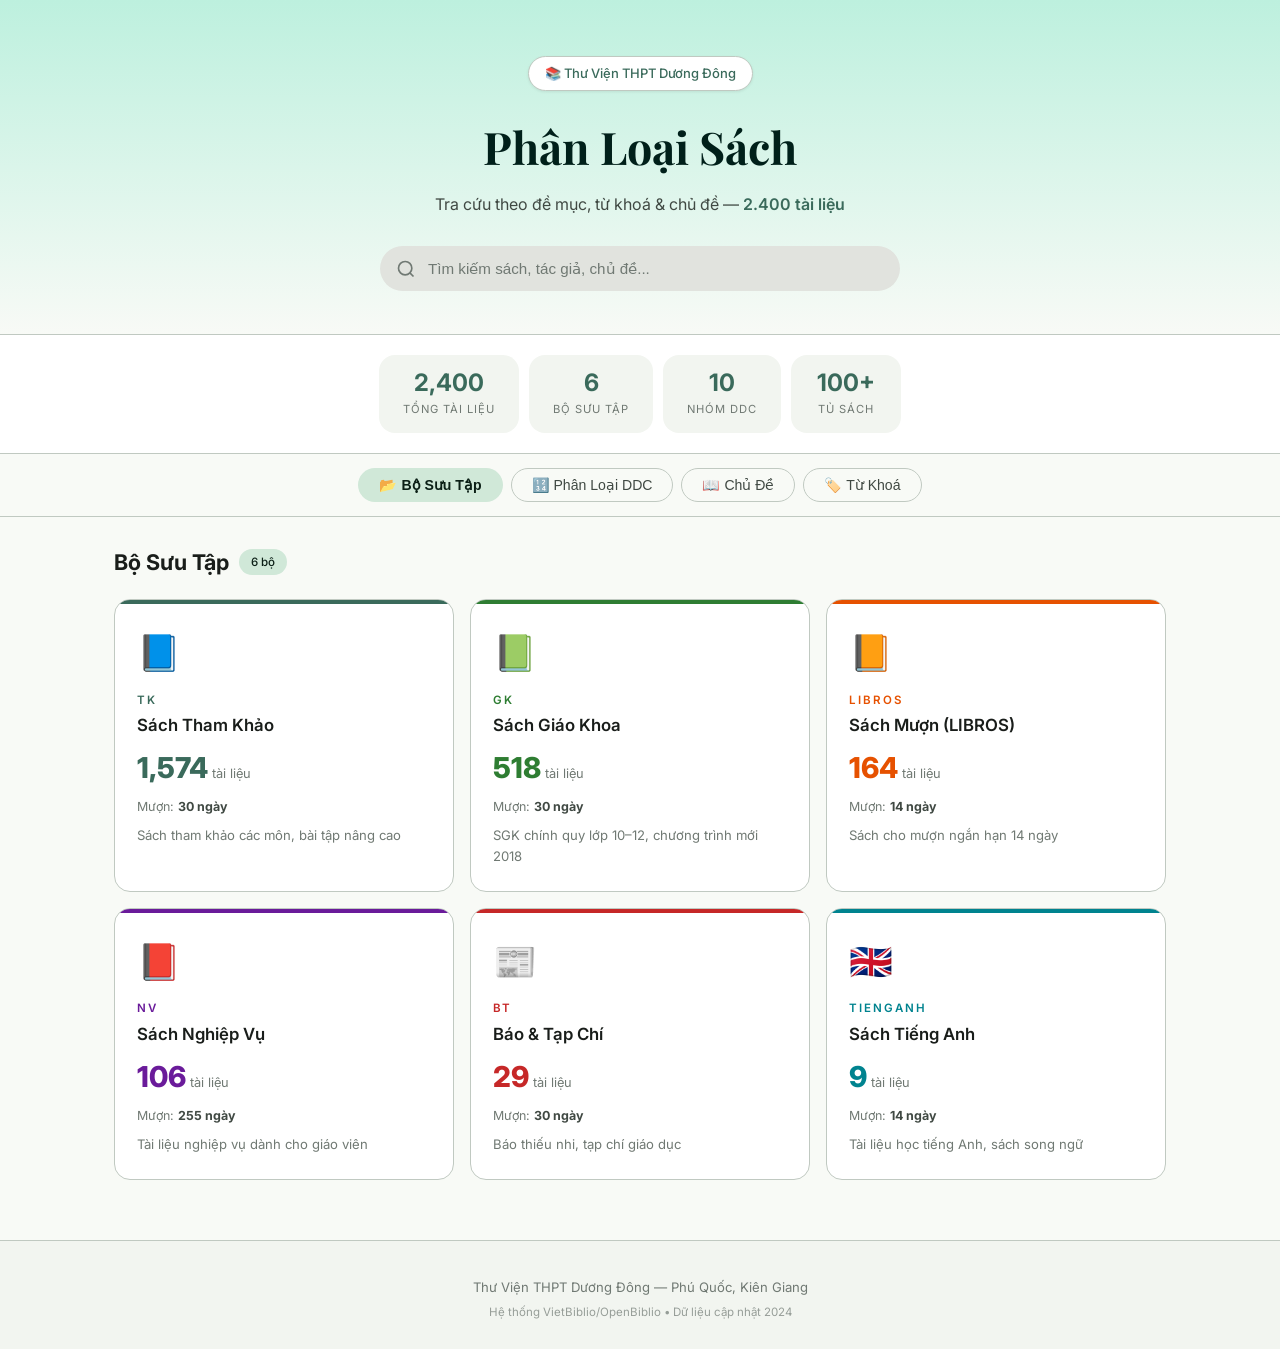
<file: index.html>
<!DOCTYPE html>
<html lang="vi">
<head>
    <meta charset="UTF-8">
    <meta name="viewport" content="width=device-width, initial-scale=1.0">
    <title>Phân Loại Sách — Thư Viện THPT Dương Đông</title>
    <meta name="description" content="Trang phân loại sách theo đề mục, từ khoá, chủ đề — Thư viện THPT Dương Đông, Phú Quốc">
    <link rel="preconnect" href="https://fonts.googleapis.com">
    <link href="https://fonts.googleapis.com/css2?family=Inter:wght@300;400;500;600;700;800&family=Playfair+Display:wght@700&display=swap" rel="stylesheet">
    <link rel="stylesheet" href="style.css">
</head>
<body>
    <!-- Hero Header -->
    <header class="hero">
        <div class="hero-bg"></div>
        <div class="hero-content">
            <div class="hero-badge">📚 Thư Viện THPT Dương Đông</div>
            <h1>Phân Loại Sách</h1>
            <p class="hero-subtitle">Tra cứu theo đề mục, từ khoá & chủ đề — <strong>2.400 tài liệu</strong></p>
            <!-- Search Bar -->
            <div class="search-bar">
                <svg class="search-icon" viewBox="0 0 24 24" fill="none" stroke="currentColor" stroke-width="2"><circle cx="11" cy="11" r="8"/><path d="m21 21-4.35-4.35"/></svg>
                <input type="text" id="globalSearch" placeholder="Tìm kiếm sách, tác giả, chủ đề..." autocomplete="off">
                <button id="clearSearch" class="clear-btn" style="display:none">✕</button>
            </div>
        </div>
    </header>

    <!-- Stats Bar -->
    <section class="stats-bar">
        <div class="stat-item">
            <span class="stat-number">2,400</span>
            <span class="stat-label">Tổng tài liệu</span>
        </div>
        <div class="stat-item">
            <div class="stat-number">6</div>
            <span class="stat-label">Bộ sưu tập</span>
        </div>
        <div class="stat-item">
            <span class="stat-number">10</span>
            <span class="stat-label">Nhóm DDC</span>
        </div>
        <div class="stat-item">
            <span class="stat-number">100+</span>
            <span class="stat-label">Tủ sách</span>
        </div>
    </section>

    <!-- Filter Tabs -->
    <nav class="filter-nav">
        <button class="filter-tab active" data-view="collections">📂 Bộ Sưu Tập</button>
        <button class="filter-tab" data-view="ddc">🔢 Phân Loại DDC</button>
        <button class="filter-tab" data-view="subjects">📖 Chủ Đề</button>
        <button class="filter-tab" data-view="keywords">🏷️ Từ Khoá</button>
    </nav>

    <!-- Main Content -->
    <main class="main-content">

        <!-- View: Collections -->
        <section id="view-collections" class="view active">
            <h2 class="section-title">Bộ Sưu Tập <span class="badge">6 bộ</span></h2>
            <div class="card-grid collections-grid" id="collectionsGrid"></div>
        </section>

        <!-- View: DDC -->
        <section id="view-ddc" class="view">
            <h2 class="section-title">Phân Loại Dewey (DDC) <span class="badge">10 nhóm chính</span></h2>
            <div class="ddc-container" id="ddcContainer"></div>
        </section>

        <!-- View: Subjects -->
        <section id="view-subjects" class="view">
            <h2 class="section-title">Chủ Đề <span class="badge">Theo môn học & lĩnh vực</span></h2>
            <div class="subjects-container" id="subjectsContainer"></div>
        </section>

        <!-- View: Keywords -->
        <section id="view-keywords" class="view">
            <h2 class="section-title">Từ Khoá <span class="badge">Tag cloud</span></h2>
            <div class="tag-cloud" id="tagCloud"></div>
        </section>

        <!-- Book Results Panel -->
        <section id="resultsPanel" class="results-panel" style="display:none">
            <div class="results-header">
                <h3 id="resultsTitle">Kết quả</h3>
                <button id="closeResults" class="close-btn">✕ Đóng</button>
            </div>
            <div class="results-list" id="resultsList"></div>
        </section>
    </main>

    <!-- Footer -->
    <footer class="site-footer">
        <p>Thư Viện THPT Dương Đông — Phú Quốc, Kiên Giang</p>
        <p class="footer-sub">Hệ thống VietBiblio/OpenBiblio • Dữ liệu cập nhật 2024</p>
    </footer>

    <script src="data.js"></script>
    <script src="app.js"></script>
</body>
</html>
</file>
<file: style.css>
/* ===== M3 DESIGN TOKENS — Library Theme ===== */
:root {
  /* M3 Tonal Palette — Warm Sage/Teal for library */
  --md-primary: #3a6a5b;
  --md-on-primary: #ffffff;
  --md-primary-container: #bdf0de;
  --md-on-primary-container: #00201a;
  --md-secondary: #4d6357;
  --md-on-secondary: #ffffff;
  --md-secondary-container: #d0e8d8;
  --md-on-secondary-container: #0b1f16;
  --md-tertiary: #3f6373;
  --md-on-tertiary: #ffffff;
  --md-tertiary-container: #c2e8fb;
  --md-on-tertiary-container: #001f29;
  --md-surface: #f8faf6;
  --md-surface-dim: #d8dbd6;
  --md-surface-bright: #f8faf6;
  --md-surface-container-lowest: #ffffff;
  --md-surface-container-low: #f2f5f0;
  --md-surface-container: #ecefea;
  --md-surface-container-high: #e6e9e4;
  --md-surface-container-highest: #e1e3de;
  --md-on-surface: #191d1a;
  --md-on-surface-variant: #404943;
  --md-outline: #707973;
  --md-outline-variant: #c0c9c1;
  --md-error: #ba1a1a;
  --md-shadow: rgba(0,0,0,0.08);

  /* Semantic */
  --bg: var(--md-surface);
  --card: var(--md-surface-container-lowest);
  --card-hover: var(--md-surface-container-low);
  --text: var(--md-on-surface);
  --text-secondary: var(--md-on-surface-variant);
  --text-dim: var(--md-outline);
  --accent: var(--md-primary);
  --accent-container: var(--md-primary-container);
  --border: var(--md-outline-variant);

  /* Spacing & Shape */
  --radius-xl: 28px;
  --radius-lg: 16px;
  --radius-md: 12px;
  --radius-sm: 8px;
  --transition: 0.25s cubic-bezier(0.2,0,0,1);
}

/* ===== RESET ===== */
*,*::before,*::after{box-sizing:border-box;margin:0;padding:0}
html{scroll-behavior:smooth}
body{
  font-family:'Inter',system-ui,-apple-system,sans-serif;
  background:var(--bg);
  color:var(--text);
  line-height:1.6;
  min-height:100vh;
}

/* ===== HERO ===== */
.hero{
  padding:56px 24px 44px;
  text-align:center;
  background:linear-gradient(180deg,var(--md-primary-container) 0%,var(--md-surface) 100%);
  position:relative;
}
.hero::after{
  content:'';position:absolute;bottom:0;left:0;right:0;height:1px;
  background:var(--md-outline-variant);
}
.hero-content{max-width:680px;margin:0 auto}
.hero-badge{
  display:inline-flex;align-items:center;gap:6px;
  padding:6px 16px;
  background:var(--md-surface-container-lowest);
  border:1px solid var(--md-outline-variant);
  border-radius:40px;
  font-size:13px;font-weight:500;
  color:var(--md-primary);
  margin-bottom:20px;
  box-shadow:0 1px 3px var(--md-shadow);
}
.hero h1{
  font-family:'Playfair Display','Georgia',serif;
  font-size:clamp(1.8rem,4.5vw,2.8rem);
  font-weight:700;
  color:var(--md-on-primary-container);
  margin-bottom:10px;
}
.hero-subtitle{font-size:1rem;color:var(--text-secondary);margin-bottom:28px}
.hero-subtitle strong{color:var(--md-primary);font-weight:600}

/* Search Bar — M3 Filled */
.search-bar{position:relative;max-width:520px;margin:0 auto}
.search-bar input{
  width:100%;padding:14px 44px 14px 48px;
  background:var(--md-surface-container-highest);
  border:none;
  border-radius:28px;
  font-size:0.95rem;color:var(--text);
  outline:none;transition:var(--transition);
}
.search-bar input:focus{
  background:var(--md-surface-container-lowest);
  box-shadow:0 2px 8px var(--md-shadow),0 0 0 2px var(--md-primary);
}
.search-bar input::placeholder{color:var(--text-dim)}
.search-icon{position:absolute;left:16px;top:50%;transform:translateY(-50%);width:20px;height:20px;color:var(--text-dim);pointer-events:none}
.clear-btn{position:absolute;right:14px;top:50%;transform:translateY(-50%);background:none;border:none;color:var(--text-dim);cursor:pointer;font-size:15px;padding:4px 8px;border-radius:50%}
.clear-btn:hover{background:var(--md-surface-container-high)}

/* ===== STATS BAR ===== */
.stats-bar{
  display:flex;justify-content:center;gap:10px;
  padding:20px 24px;flex-wrap:wrap;
  background:var(--md-surface-container-lowest);
  border-bottom:1px solid var(--md-outline-variant);
}
.stat-item{
  display:flex;flex-direction:column;align-items:center;
  padding:14px 24px;
  background:var(--md-surface-container-low);
  border-radius:var(--radius-lg);
  min-width:110px;
  transition:var(--transition);
}
.stat-item:hover{background:var(--md-primary-container);transform:translateY(-2px);box-shadow:0 4px 12px var(--md-shadow)}
.stat-number{font-size:1.5rem;font-weight:700;color:var(--md-primary);line-height:1.2}
.stat-label{font-size:0.7rem;color:var(--text-dim);text-transform:uppercase;letter-spacing:1px;margin-top:3px}

/* ===== FILTER NAV — M3 Chips ===== */
.filter-nav{
  display:flex;justify-content:center;gap:8px;
  padding:14px 24px;flex-wrap:wrap;
  position:sticky;top:0;z-index:100;
  background:rgba(248,250,246,0.92);
  backdrop-filter:blur(16px);
  border-bottom:1px solid var(--md-outline-variant);
}
.filter-tab{
  padding:8px 20px;
  border:1px solid var(--md-outline-variant);
  border-radius:20px;
  background:transparent;
  color:var(--text-secondary);
  font-size:0.88rem;font-weight:500;
  cursor:pointer;
  transition:var(--transition);
  white-space:nowrap;
}
.filter-tab:hover{background:var(--md-surface-container-high);border-color:var(--md-outline)}
.filter-tab.active{
  background:var(--md-secondary-container);
  border-color:transparent;
  color:var(--md-on-secondary-container);
  font-weight:600;
}

/* ===== MAIN CONTENT ===== */
.main-content{max-width:1100px;margin:0 auto;padding:28px 24px 60px}
.view{display:none;animation:fadeUp .35s ease}
.view.active{display:block}
@keyframes fadeUp{from{opacity:0;transform:translateY(12px)}to{opacity:1;transform:none}}
.section-title{
  font-size:1.35rem;font-weight:700;
  margin-bottom:20px;
  display:flex;align-items:center;gap:10px;
  color:var(--md-on-surface);
}
.badge{
  font-size:0.72rem;padding:4px 12px;
  background:var(--md-secondary-container);
  color:var(--md-on-secondary-container);
  border-radius:16px;font-weight:500;
}

/* ===== COLLECTION CARDS — M3 Filled Cards ===== */
.card-grid{display:grid;grid-template-columns:repeat(auto-fill,minmax(280px,1fr));gap:16px}
.collection-card{
  background:var(--card);
  border:1px solid var(--md-outline-variant);
  border-radius:var(--radius-lg);
  padding:24px 22px;
  cursor:pointer;
  transition:var(--transition);
  position:relative;
  overflow:hidden;
}
.collection-card::before{
  content:'';position:absolute;top:0;left:0;right:0;height:4px;
  background:var(--card-accent,var(--md-primary));
  border-radius:var(--radius-lg) var(--radius-lg) 0 0;
}
.collection-card:hover{
  transform:translateY(-3px);
  box-shadow:0 6px 24px var(--md-shadow),0 2px 8px var(--md-shadow);
  border-color:var(--card-accent,var(--md-primary));
}
.collection-card .card-icon{font-size:2.2rem;margin-bottom:10px}
.collection-card .card-code{
  font-size:0.72rem;font-weight:600;
  color:var(--card-accent,var(--md-primary));
  text-transform:uppercase;letter-spacing:2px;margin-bottom:3px;
}
.collection-card .card-name{font-size:1.05rem;font-weight:600;margin-bottom:6px;color:var(--text)}
.collection-card .card-count{font-size:1.8rem;font-weight:800;color:var(--card-accent,var(--md-primary))}
.collection-card .card-count span{font-size:0.8rem;font-weight:400;color:var(--text-dim);margin-left:4px}
.collection-card .card-loan{font-size:0.78rem;color:var(--text-dim);margin-top:6px}
.collection-card .card-loan strong{color:var(--text-secondary)}

/* ===== DDC — M3 List Items ===== */
.ddc-container{display:flex;flex-direction:column;gap:8px}
.ddc-row{
  display:flex;align-items:center;gap:14px;
  padding:16px 20px;
  background:var(--card);
  border:1px solid var(--md-outline-variant);
  border-radius:var(--radius-md);
  cursor:pointer;
  transition:var(--transition);
}
.ddc-row:hover{
  background:var(--md-surface-container-low);
  border-color:var(--md-primary);
  box-shadow:0 2px 12px var(--md-shadow);
  transform:translateX(3px);
}
.ddc-num{
  font-size:1.2rem;font-weight:800;
  color:var(--ddc-color,var(--md-primary));
  min-width:56px;text-align:center;
  background:var(--md-surface-container-high);
  padding:6px 0;border-radius:var(--radius-sm);
}
.ddc-name{flex:1;font-weight:500;font-size:0.95rem;color:var(--text)}
.ddc-name-vi{font-size:0.8rem;color:var(--text-dim);margin-top:2px}
.ddc-bar-wrap{flex:0 0 180px;height:6px;background:var(--md-surface-container-high);border-radius:10px;overflow:hidden}
.ddc-bar{height:100%;border-radius:10px;transition:width 1s ease}
.ddc-count{font-size:0.88rem;font-weight:600;color:var(--text-secondary);min-width:46px;text-align:right}

/* ===== SUBJECTS — M3 Cards ===== */
.subjects-container{display:grid;grid-template-columns:repeat(auto-fill,minmax(250px,1fr));gap:12px}
.subject-card{
  padding:16px;
  background:var(--card);
  border:1px solid var(--md-outline-variant);
  border-radius:var(--radius-md);
  cursor:pointer;
  transition:var(--transition);
  display:flex;align-items:center;gap:12px;
}
.subject-card:hover{
  background:var(--md-primary-container);
  border-color:var(--md-primary);
  box-shadow:0 2px 10px var(--md-shadow);
  transform:translateY(-2px);
}
.subject-icon{
  font-size:1.4rem;width:44px;height:44px;
  display:flex;align-items:center;justify-content:center;
  background:var(--md-surface-container-high);
  border-radius:var(--radius-md);flex-shrink:0;
}
.subject-card:hover .subject-icon{background:var(--md-on-primary-container);filter:brightness(1.2)}
.subject-info{flex:1}
.subject-name{font-weight:600;font-size:0.9rem;color:var(--text)}
.subject-meta{font-size:0.76rem;color:var(--text-dim);margin-top:2px}

/* ===== TAG CLOUD ===== */
.tag-cloud{display:flex;flex-wrap:wrap;gap:8px;justify-content:center;padding:16px 0}
.tag{
  padding:7px 16px;
  border-radius:20px;font-size:0.84rem;font-weight:500;
  cursor:pointer;transition:var(--transition);
  border:1px solid var(--md-outline-variant);
  background:var(--card);
  color:var(--text-secondary);
}
.tag:hover{
  background:var(--md-primary-container);
  border-color:var(--md-primary);
  color:var(--md-on-primary-container);
  transform:scale(1.06);
  box-shadow:0 2px 8px var(--md-shadow);
}
.tag.size-lg{font-size:1.05rem;padding:9px 22px;font-weight:600;background:var(--md-secondary-container);border-color:transparent;color:var(--md-on-secondary-container)}
.tag.size-md{font-size:0.92rem;padding:8px 18px}

/* ===== RESULTS PANEL ===== */
.results-panel{
  margin-top:28px;
  background:var(--card);
  border:1px solid var(--md-outline-variant);
  border-radius:var(--radius-lg);
  overflow:hidden;
  animation:fadeUp .3s ease;
  box-shadow:0 2px 12px var(--md-shadow);
}
.results-header{
  display:flex;justify-content:space-between;align-items:center;
  padding:18px 22px;
  border-bottom:1px solid var(--md-outline-variant);
  background:var(--md-surface-container-low);
}
.results-header h3{font-size:1.05rem;font-weight:600;color:var(--text)}
.close-btn{
  background:none;border:1px solid var(--md-outline-variant);
  border-radius:20px;color:var(--text-secondary);
  padding:5px 14px;cursor:pointer;font-size:0.82rem;
  transition:var(--transition);
}
.close-btn:hover{border-color:var(--md-error);color:var(--md-error);background:rgba(186,26,26,0.05)}
.results-list{max-height:480px;overflow-y:auto;padding:6px 0}
.result-item{
  display:flex;align-items:flex-start;gap:12px;
  padding:12px 22px;
  border-bottom:1px solid var(--md-surface-container-high);
  transition:var(--transition);
}
.result-item:last-child{border-bottom:none}
.result-item:hover{background:var(--md-surface-container-low)}
.result-num{font-size:0.72rem;color:var(--text-dim);min-width:26px;padding-top:3px;text-align:right;font-weight:600}
.result-info{flex:1}
.result-title{font-weight:600;font-size:0.92rem;margin-bottom:3px;color:var(--text)}
.result-meta{font-size:0.78rem;color:var(--text-dim)}
.result-meta span{margin-right:12px}
.result-ddc{
  padding:3px 10px;
  background:var(--md-tertiary-container);
  color:var(--md-on-tertiary-container);
  border-radius:6px;font-size:0.76rem;font-weight:600;white-space:nowrap;
}
.no-results{padding:36px;text-align:center;color:var(--text-dim);font-size:0.92rem}
.no-results a{color:var(--md-primary);text-decoration:none;font-weight:500}
.no-results a:hover{text-decoration:underline}

/* ===== FOOTER ===== */
.site-footer{
  text-align:center;padding:36px 24px 28px;
  border-top:1px solid var(--md-outline-variant);
  color:var(--text-dim);font-size:0.82rem;
  background:var(--md-surface-container-low);
}
.footer-sub{font-size:0.72rem;margin-top:5px;opacity:0.7}

/* ===== SCROLLBAR ===== */
::-webkit-scrollbar{width:5px}
::-webkit-scrollbar-track{background:transparent}
::-webkit-scrollbar-thumb{background:var(--md-outline-variant);border-radius:3px}

/* ===== RESPONSIVE ===== */
@media(max-width:768px){
  .hero{padding:36px 16px 28px}
  .stats-bar{gap:6px}
  .stat-item{padding:10px 14px;min-width:70px}
  .stat-number{font-size:1.15rem}
  .filter-nav{gap:6px;padding:10px 16px}
  .filter-tab{padding:7px 14px;font-size:0.8rem}
  .main-content{padding:18px 16px 36px}
  .card-grid{grid-template-columns:1fr}
  .ddc-bar-wrap{display:none}
  .subjects-container{grid-template-columns:1fr 1fr}
}
@media(max-width:480px){
  .subjects-container{grid-template-columns:1fr}
  .ddc-row{flex-wrap:wrap;gap:6px}
}
</file>
